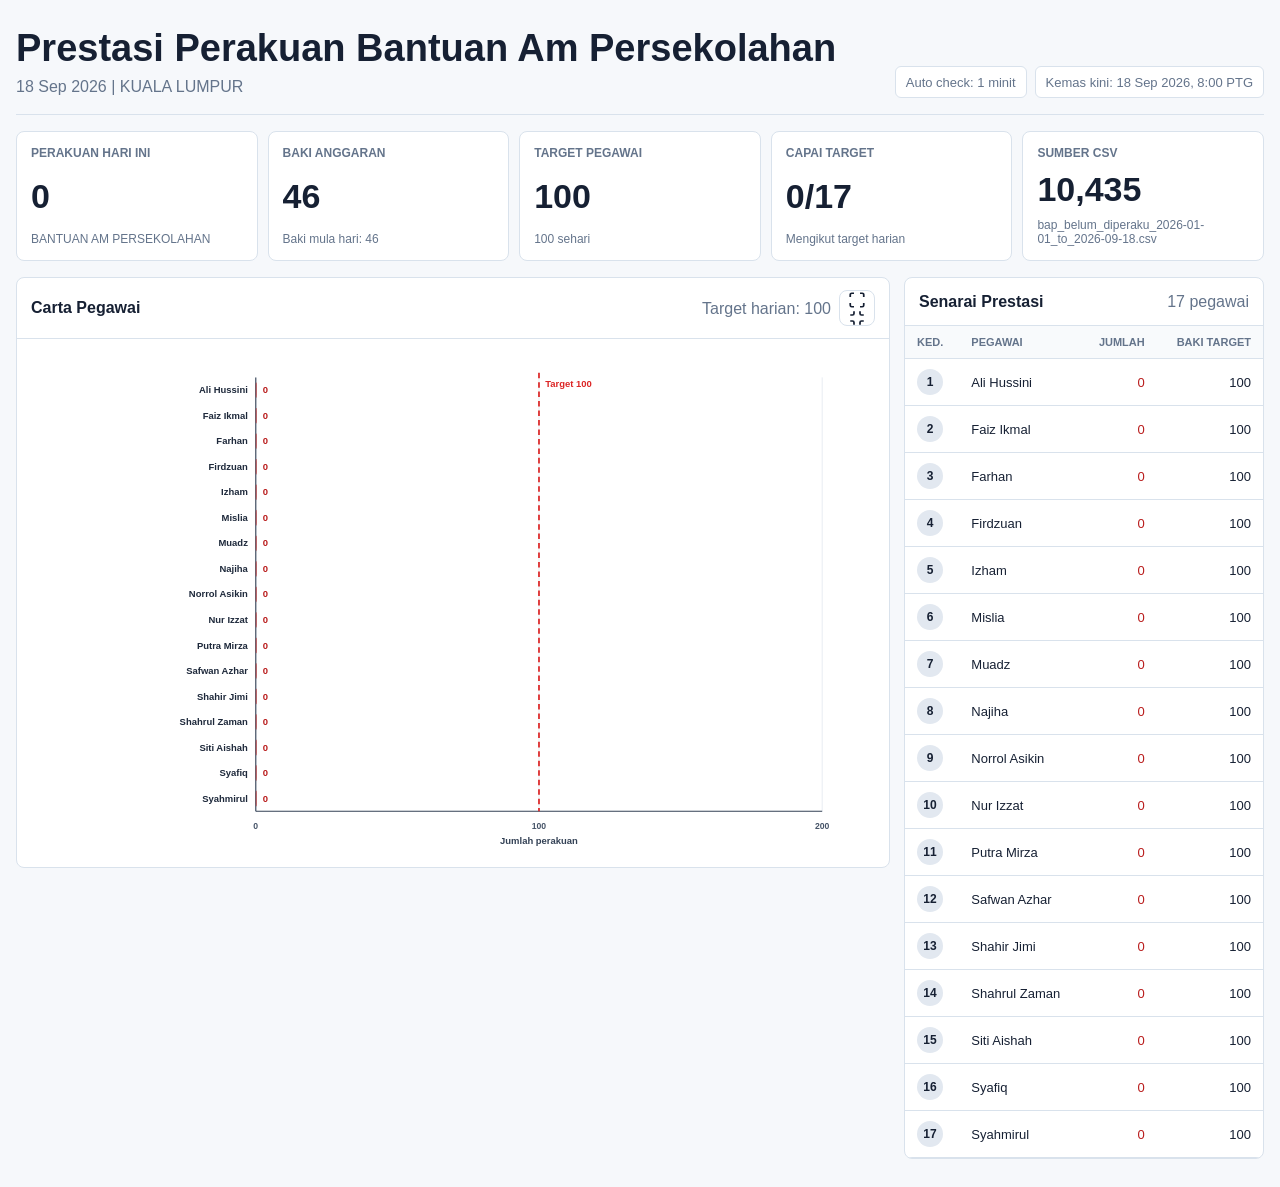
<file: bap-peraku-live.html>
<!doctype html>
<html lang="ms">
<head>
  <meta charset="utf-8">
  <meta name="viewport" content="width=device-width, initial-scale=1">
  <title>Prestasi Perakuan BAP Live</title>
  <style>
    :root {
      color-scheme: light;
      --bg: #f6f8fb;
      --panel: #ffffff;
      --ink: #162033;
      --muted: #64748b;
      --line: #d9e2ec;
      --red: #b91c1c;
      --green: #13803d;
      --amber: #b45309;
      --blue: #1d4ed8;
    }

    * { box-sizing: border-box; }

    body {
      margin: 0;
      min-height: 100vh;
      background: var(--bg);
      color: var(--ink);
      font-family: Arial, Helvetica, sans-serif;
    }

    main {
      width: min(1320px, calc(100% - 32px));
      margin: 0 auto;
      padding: 18px 0 28px;
    }

    header {
      display: grid;
      grid-template-columns: minmax(0, 1fr) auto;
      gap: 16px;
      align-items: end;
      padding: 10px 0 16px;
      border-bottom: 1px solid var(--line);
    }

    h1 {
      margin: 0 0 6px;
      font-size: clamp(24px, 3vw, 38px);
      line-height: 1.08;
      letter-spacing: 0;
    }

    p {
      margin: 0;
      color: var(--muted);
      line-height: 1.45;
    }

    .status {
      display: flex;
      flex-wrap: wrap;
      justify-content: flex-end;
      gap: 8px;
      color: var(--muted);
      font-size: 13px;
    }

    .pill {
      display: inline-flex;
      align-items: center;
      min-height: 32px;
      padding: 0 10px;
      border: 1px solid var(--line);
      border-radius: 6px;
      background: var(--panel);
      white-space: nowrap;
    }

    .summary {
      display: grid;
      grid-template-columns: repeat(5, minmax(0, 1fr));
      gap: 10px;
      margin: 16px 0;
    }

    .metric {
      min-height: 96px;
      padding: 14px;
      border: 1px solid var(--line);
      border-radius: 8px;
      background: var(--panel);
      display: grid;
      align-content: space-between;
      gap: 12px;
    }

    .metric span {
      color: var(--muted);
      font-size: 12px;
      font-weight: 700;
      text-transform: uppercase;
    }

    .metric strong {
      font-size: clamp(22px, 2.8vw, 34px);
      line-height: 1;
    }

    .metric small {
      color: var(--muted);
      font-size: 12px;
    }

    .board {
      display: grid;
      grid-template-columns: minmax(0, 1.4fr) 360px;
      gap: 14px;
      align-items: start;
    }

    .chart-panel,
    .table-panel {
      border: 1px solid var(--line);
      border-radius: 8px;
      background: var(--panel);
      overflow: hidden;
    }

    .panel-head {
      display: flex;
      align-items: center;
      justify-content: space-between;
      gap: 12px;
      padding: 12px 14px;
      border-bottom: 1px solid var(--line);
    }

    .panel-head h2 {
      margin: 0;
      font-size: 16px;
    }

    .panel-actions {
      display: inline-flex;
      align-items: center;
      gap: 8px;
    }

    .icon-button {
      display: inline-grid;
      width: 36px;
      height: 36px;
      place-items: center;
      padding: 0;
      border: 1px solid var(--line);
      border-radius: 8px;
      color: var(--ink);
      background: #fff;
      cursor: pointer;
    }

    .icon-button:hover {
      border-color: #9db0c4;
      background: #f8fafc;
    }

    .icon-button:focus-visible {
      outline: 3px solid rgba(29, 78, 216, 0.28);
      outline-offset: 2px;
    }

    .icon-button svg {
      width: 18px;
      min-width: 0;
      height: 18px;
      stroke-width: 2.3;
    }

    .chart-wrap {
      padding: 10px;
      overflow-x: auto;
    }

    svg {
      display: block;
      width: 100%;
      min-width: 820px;
      height: auto;
    }

    .axis { fill: #475569; font-size: 11px; font-weight: 700; }
    .axis-title { fill: #334155; font-size: 12px; font-weight: 800; }
    .target-label { fill: #dc2626; font-size: 12px; font-weight: 800; }
    .point-label { font-size: 12px; font-weight: 800; }
    .bar-name { fill: #1e293b; font-size: 12px; font-weight: 800; }
    .bar-name.long { font-size: 9px; }

    .chart-panel:fullscreen {
      display: flex;
      width: 100vw;
      height: 100vh;
      flex-direction: column;
      border: 0;
      border-radius: 0;
      background: #fff;
    }

    .chart-panel:fullscreen .panel-head {
      flex: 0 0 auto;
    }

    .chart-panel:fullscreen .chart-wrap {
      flex: 1 1 auto;
      display: grid;
      min-height: 0;
      padding: 16px;
      place-items: center;
    }

    .chart-panel:fullscreen svg {
      max-width: 100%;
      max-height: 100%;
    }

    table {
      width: 100%;
      border-collapse: collapse;
      font-size: 13px;
    }

    th,
    td {
      padding: 10px 12px;
      border-bottom: 1px solid var(--line);
      text-align: left;
      vertical-align: middle;
    }

    th {
      color: var(--muted);
      font-size: 11px;
      text-transform: uppercase;
      background: #f8fafc;
    }

    td.num,
    th.num {
      text-align: right;
      font-variant-numeric: tabular-nums;
    }

    .rank {
      display: inline-flex;
      width: 26px;
      height: 26px;
      align-items: center;
      justify-content: center;
      border-radius: 50%;
      background: #e2e8f0;
      font-weight: 800;
      font-size: 12px;
    }

    .ok { color: var(--green); }
    .warn { color: var(--amber); }
    .bad { color: var(--red); }

    .error {
      margin-top: 16px;
      padding: 12px 14px;
      border: 1px solid #fecaca;
      border-radius: 8px;
      background: #fff1f2;
      color: #991b1b;
      display: none;
    }

    @media (max-width: 980px) {
      main { width: min(100% - 20px, 1320px); padding-top: 10px; }
      header { grid-template-columns: 1fr; align-items: start; }
      .status { justify-content: flex-start; }
      .summary { grid-template-columns: repeat(2, minmax(0, 1fr)); }
      .board { grid-template-columns: 1fr; }
      .table-panel { overflow-x: auto; }
    }

    @media (max-width: 560px) {
      .summary { grid-template-columns: 1fr; }
      .panel-head { align-items: flex-start; flex-direction: column; }
      .panel-actions { width: 100%; justify-content: space-between; }
      th,
      td { padding: 9px 8px; }
    }
  </style>
</head>
<body>
  <main>
    <header>
      <div>
        <h1>Prestasi Perakuan Bantuan Am Persekolahan</h1>
        <p id="rangeText">Memuatkan data...</p>
      </div>
      <div class="status" aria-live="polite">
        <span class="pill" id="refreshText">Auto check: 1 minit</span>
        <span class="pill" id="updatedText">Kemas kini: -</span>
      </div>
    </header>

    <section class="summary" aria-label="Ringkasan prestasi">
      <article class="metric">
        <span>Perakuan hari ini</span>
        <strong id="completedValue">0</strong>
        <small id="schemeText">BANTUAN AM PERSEKOLAHAN</small>
      </article>
      <article class="metric">
        <span>Baki anggaran</span>
        <strong id="remainingValue">0</strong>
        <small id="backlogText">Baki mula hari: -</small>
      </article>
      <article class="metric">
        <span>Target pegawai</span>
        <strong id="targetValue">0</strong>
        <small id="targetText">100 sehari</small>
      </article>
      <article class="metric">
        <span>Capai target</span>
        <strong id="hitValue">0/0</strong>
        <small id="hitText">Mengikut target harian</small>
      </article>
      <article class="metric">
        <span>Sumber CSV</span>
        <strong id="lineValue">0</strong>
        <small id="csvText">-</small>
      </article>
    </section>

    <section class="board">
      <section class="chart-panel" id="chartPanel">
        <div class="panel-head">
          <h2>Carta Pegawai</h2>
          <div class="panel-actions">
            <p id="targetLineText">Target harian: -</p>
            <button class="icon-button" type="button" id="fullscreenButton" title="Buka carta fullscreen" aria-label="Buka carta fullscreen" aria-pressed="false">
              <svg class="icon-fullscreen-open" viewBox="0 0 24 24" fill="none" stroke="currentColor" aria-hidden="true">
                <path d="M8 3H5a2 2 0 0 0-2 2v3"></path>
                <path d="M21 8V5a2 2 0 0 0-2-2h-3"></path>
                <path d="M3 16v3a2 2 0 0 0 2 2h3"></path>
                <path d="M16 21h3a2 2 0 0 0 2-2v-3"></path>
              </svg>
              <svg class="icon-fullscreen-close" viewBox="0 0 24 24" fill="none" stroke="currentColor" aria-hidden="true" hidden>
                <path d="M8 3v3a2 2 0 0 1-2 2H3"></path>
                <path d="M21 8h-3a2 2 0 0 1-2-2V3"></path>
                <path d="M3 16h3a2 2 0 0 1 2 2v3"></path>
                <path d="M16 21v-3a2 2 0 0 1 2-2h3"></path>
              </svg>
            </button>
          </div>
        </div>
        <div class="chart-wrap" id="chartWrap"></div>
      </section>

      <section class="table-panel">
        <div class="panel-head">
          <h2>Senarai Prestasi</h2>
          <p id="officerCountText">- pegawai</p>
        </div>
        <table>
          <thead>
            <tr>
              <th>Ked.</th>
              <th>Pegawai</th>
              <th class="num">Jumlah</th>
              <th class="num">Baki target</th>
            </tr>
          </thead>
          <tbody id="officerTable"></tbody>
        </table>
      </section>
    </section>

    <div class="error" id="errorBox"></div>
  </main>

  <script>
    const DATA_URL = "data/bap-validation-live.json";
    const REFRESH_MS = 60 * 1000;
    const numberFormat = new Intl.NumberFormat("ms-MY");
    const dateTimeFormat = new Intl.DateTimeFormat("ms-MY", {
      timeZone: "Asia/Singapore",
      dateStyle: "medium",
      timeStyle: "short",
    });
    const chartPanel = document.getElementById("chartPanel");
    const fullscreenButton = document.getElementById("fullscreenButton");
    const fullscreenOpenIcon = fullscreenButton.querySelector(".icon-fullscreen-open");
    const fullscreenCloseIcon = fullscreenButton.querySelector(".icon-fullscreen-close");

    function escapeHtml(value) {
      return String(value ?? "")
        .replace(/&/g, "&amp;")
        .replace(/</g, "&lt;")
        .replace(/>/g, "&gt;")
        .replace(/"/g, "&quot;");
    }

    function formatDate(isoDate) {
      if (!isoDate) return "-";
      const [year, month, day] = isoDate.split("-").map(Number);
      return new Intl.DateTimeFormat("ms-MY", {
        timeZone: "Asia/Singapore",
        day: "numeric",
        month: "short",
        year: "numeric",
      }).format(new Date(Date.UTC(year, month - 1, day)));
    }

    function renderChart(data) {
      const items = data.officers?.length ? data.officers : [{ displayName: "Tiada data", count: 0, target: data.cumulativeTarget || 0 }];
      const width = 1080;
      const height = Math.max(560, 66 + items.length * 34);
      const left = 290;
      const right = 1008;
      const top = 36;
      const bottom = height - 58;
      const plotWidth = right - left;
      const maxValue = Math.max(...items.map((item) => item.count || 0), data.cumulativeTarget || 0, 50);
      let axisMax = Math.ceil(maxValue / 100) * 100;
      if (axisMax - maxValue < 40) axisMax += 100;
      const tickStep = axisMax > 800 ? 200 : 100;
      const ticks = Array.from({ length: Math.floor(axisMax / tickStep) + 1 }, (_, index) => index * tickStep);
      const rowHeight = (bottom - top) / items.length;
      const sx = (value) => left + (plotWidth * value) / axisMax;
      const targetX = sx(data.cumulativeTarget || 0);

      const rows = items.map((item, index) => {
        const y = top + index * rowHeight + rowHeight / 2;
        const count = item.count || 0;
        const barWidth = Math.max(1, sx(count) - left);
        const color = count >= (data.cumulativeTarget || 0) && data.cumulativeTarget > 0 ? "#13803d" : "#b91c1c";
        const labelX = Math.min(right + 8, left + barWidth + 8);
        const name = item.displayName || item.name || "-";
        const nameClass = name.length > 27 ? "bar-name long" : "bar-name";
        return `
          <text x="${left - 10}" y="${y + 4}" text-anchor="end" class="${nameClass}">${escapeHtml(name)}</text>
          <rect x="${left}" y="${y - rowHeight * 0.31}" width="${barWidth}" height="${rowHeight * 0.62}" rx="4" fill="${color}" opacity="0.94"></rect>
          <text x="${labelX}" y="${y + 4}" class="point-label" fill="${color}">${numberFormat.format(count)}</text>
        `;
      }).join("");

      return `
        <svg viewBox="0 0 ${width} ${height}" role="img" aria-label="Carta palang prestasi perakuan">
          <rect x="0" y="0" width="${width}" height="${height}" fill="#fff"></rect>
          ${ticks.map((tick) => `
            <line x1="${sx(tick)}" y1="${top}" x2="${sx(tick)}" y2="${bottom}" stroke="#e2e8f0"></line>
            <text x="${sx(tick)}" y="${bottom + 22}" text-anchor="middle" class="axis">${numberFormat.format(tick)}</text>
          `).join("")}
          <line x1="${left}" y1="${bottom}" x2="${right}" y2="${bottom}" stroke="#334155" stroke-width="1.4"></line>
          <line x1="${left}" y1="${bottom}" x2="${left}" y2="${top}" stroke="#334155" stroke-width="1.4"></line>
          ${rows}
          <line x1="${targetX}" y1="${top - 6}" x2="${targetX}" y2="${bottom}" stroke="#dc2626" stroke-width="2.2" stroke-dasharray="7 5"></line>
          <text x="${Math.min(targetX + 8, right - 78)}" y="${top + 12}" class="target-label">Target ${numberFormat.format(data.cumulativeTarget || 0)}</text>
          <text x="${left + plotWidth / 2}" y="${height - 16}" text-anchor="middle" class="axis-title">Jumlah perakuan</text>
        </svg>
      `;
    }

    function renderTable(data) {
      const target = data.cumulativeTarget || 0;
      const rows = (data.officers || []).map((item, index) => {
        const count = item.count || 0;
        const gap = Math.max(target - count, 0);
        const statusClass = gap === 0 && target > 0 ? "ok" : count > 0 ? "warn" : "bad";
        return `
          <tr>
            <td><span class="rank">${index + 1}</span></td>
            <td>${escapeHtml(item.displayName || item.name || "-")}</td>
            <td class="num ${statusClass}">${numberFormat.format(count)}</td>
            <td class="num">${numberFormat.format(gap)}</td>
          </tr>
        `;
      }).join("");
      document.getElementById("officerTable").innerHTML = rows || `<tr><td colspan="4">Tiada data.</td></tr>`;
    }

    function render(data) {
      const hitCount = (data.officers || []).filter((item) => (item.count || 0) >= (data.cumulativeTarget || 0) && data.cumulativeTarget > 0).length;
      document.getElementById("rangeText").textContent = `${formatDate(data.dataEnd)} | ${data.targetBranch || "KUALA LUMPUR"}`;
      document.getElementById("updatedText").textContent = `Kemas kini: ${dateTimeFormat.format(new Date(data.generatedAt))}`;
      document.getElementById("completedValue").textContent = numberFormat.format(data.completedSinceStart || 0);
      document.getElementById("remainingValue").textContent = numberFormat.format(data.estimatedRemaining || 0);
      document.getElementById("backlogText").textContent = `Baki mula hari: ${numberFormat.format(data.startingBacklog || 0)}`;
      document.getElementById("targetValue").textContent = numberFormat.format(data.cumulativeTarget || 0);
      document.getElementById("targetText").textContent = `${numberFormat.format(data.targetPerDay || 100)} sehari`;
      document.getElementById("hitValue").textContent = `${hitCount}/${(data.officers || []).length}`;
      document.getElementById("lineValue").textContent = numberFormat.format(data.sourceLineCount || 0);
      document.getElementById("csvText").textContent = `${data.csvFile || "-"}${data.csvFresh === false ? " (stale)" : ""}`;
      document.getElementById("schemeText").textContent = data.targetScheme || "BANTUAN AM PERSEKOLAHAN";
      document.getElementById("targetLineText").textContent = `Target harian: ${numberFormat.format(data.cumulativeTarget || 0)}`;
      document.getElementById("officerCountText").textContent = `${numberFormat.format((data.officers || []).length)} pegawai`;
      document.getElementById("chartWrap").innerHTML = renderChart(data);
      renderTable(data);
      document.getElementById("errorBox").style.display = "none";
    }

    function syncFullscreenButton() {
      const isFullscreen = document.fullscreenElement === chartPanel;
      fullscreenButton.setAttribute("aria-pressed", String(isFullscreen));
      fullscreenButton.setAttribute("aria-label", isFullscreen ? "Tutup fullscreen carta" : "Buka carta fullscreen");
      fullscreenButton.title = isFullscreen ? "Tutup fullscreen carta" : "Buka carta fullscreen";
      fullscreenOpenIcon.hidden = isFullscreen;
      fullscreenCloseIcon.hidden = !isFullscreen;
    }

    async function toggleChartFullscreen() {
      try {
        if (document.fullscreenElement === chartPanel) {
          await document.exitFullscreen();
        } else if (chartPanel.requestFullscreen) {
          await chartPanel.requestFullscreen();
        }
      } catch (error) {
        const box = document.getElementById("errorBox");
        box.textContent = `Fullscreen tidak dapat dibuka: ${error.message}`;
        box.style.display = "block";
      }
    }

    async function loadData() {
      try {
        const response = await fetch(`${DATA_URL}?t=${Date.now()}`, { cache: "no-store" });
        if (!response.ok) throw new Error(`HTTP ${response.status}`);
        render(await response.json());
      } catch (error) {
        const box = document.getElementById("errorBox");
        box.textContent = `Data live belum dapat dibaca: ${error.message}`;
        box.style.display = "block";
      }
    }

    fullscreenButton.addEventListener("click", toggleChartFullscreen);
    document.addEventListener("fullscreenchange", syncFullscreenButton);
    syncFullscreenButton();
    loadData();
    setInterval(loadData, REFRESH_MS);
  </script>
</body>
</html>
</file>
